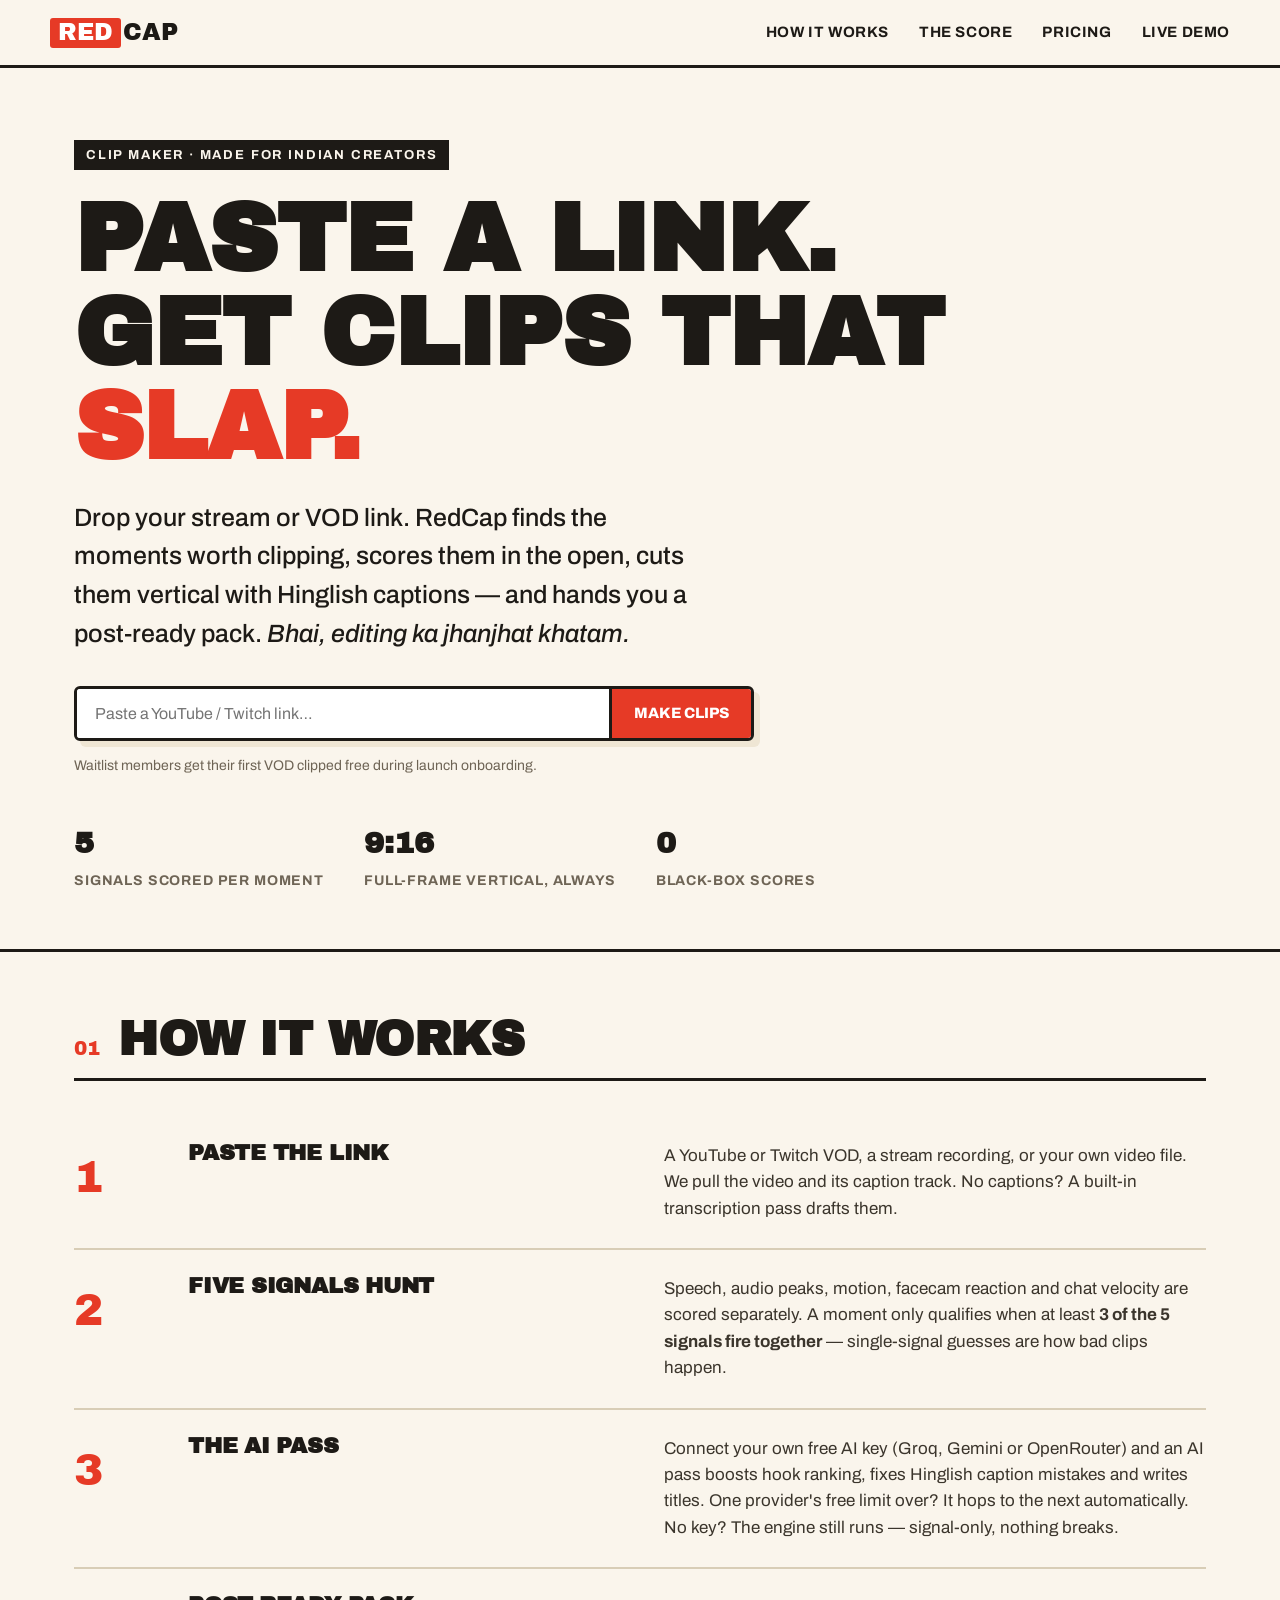
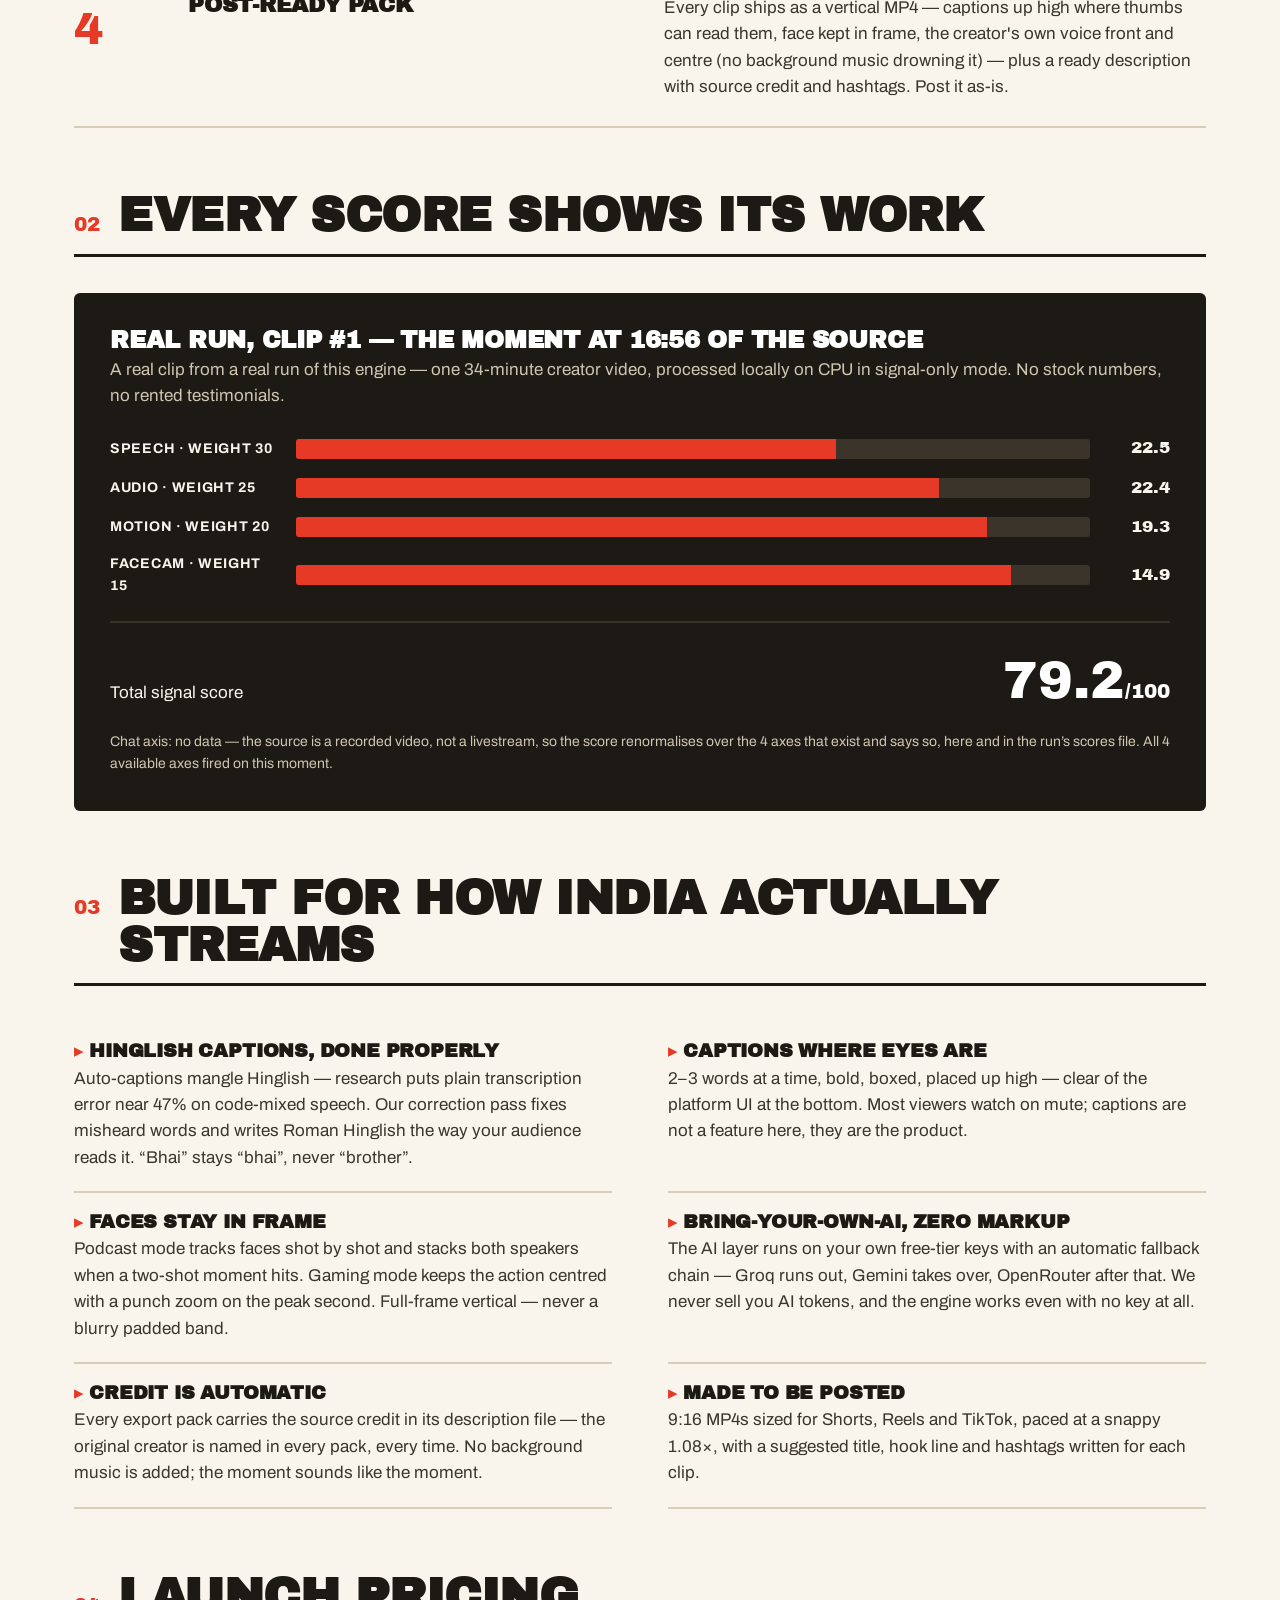
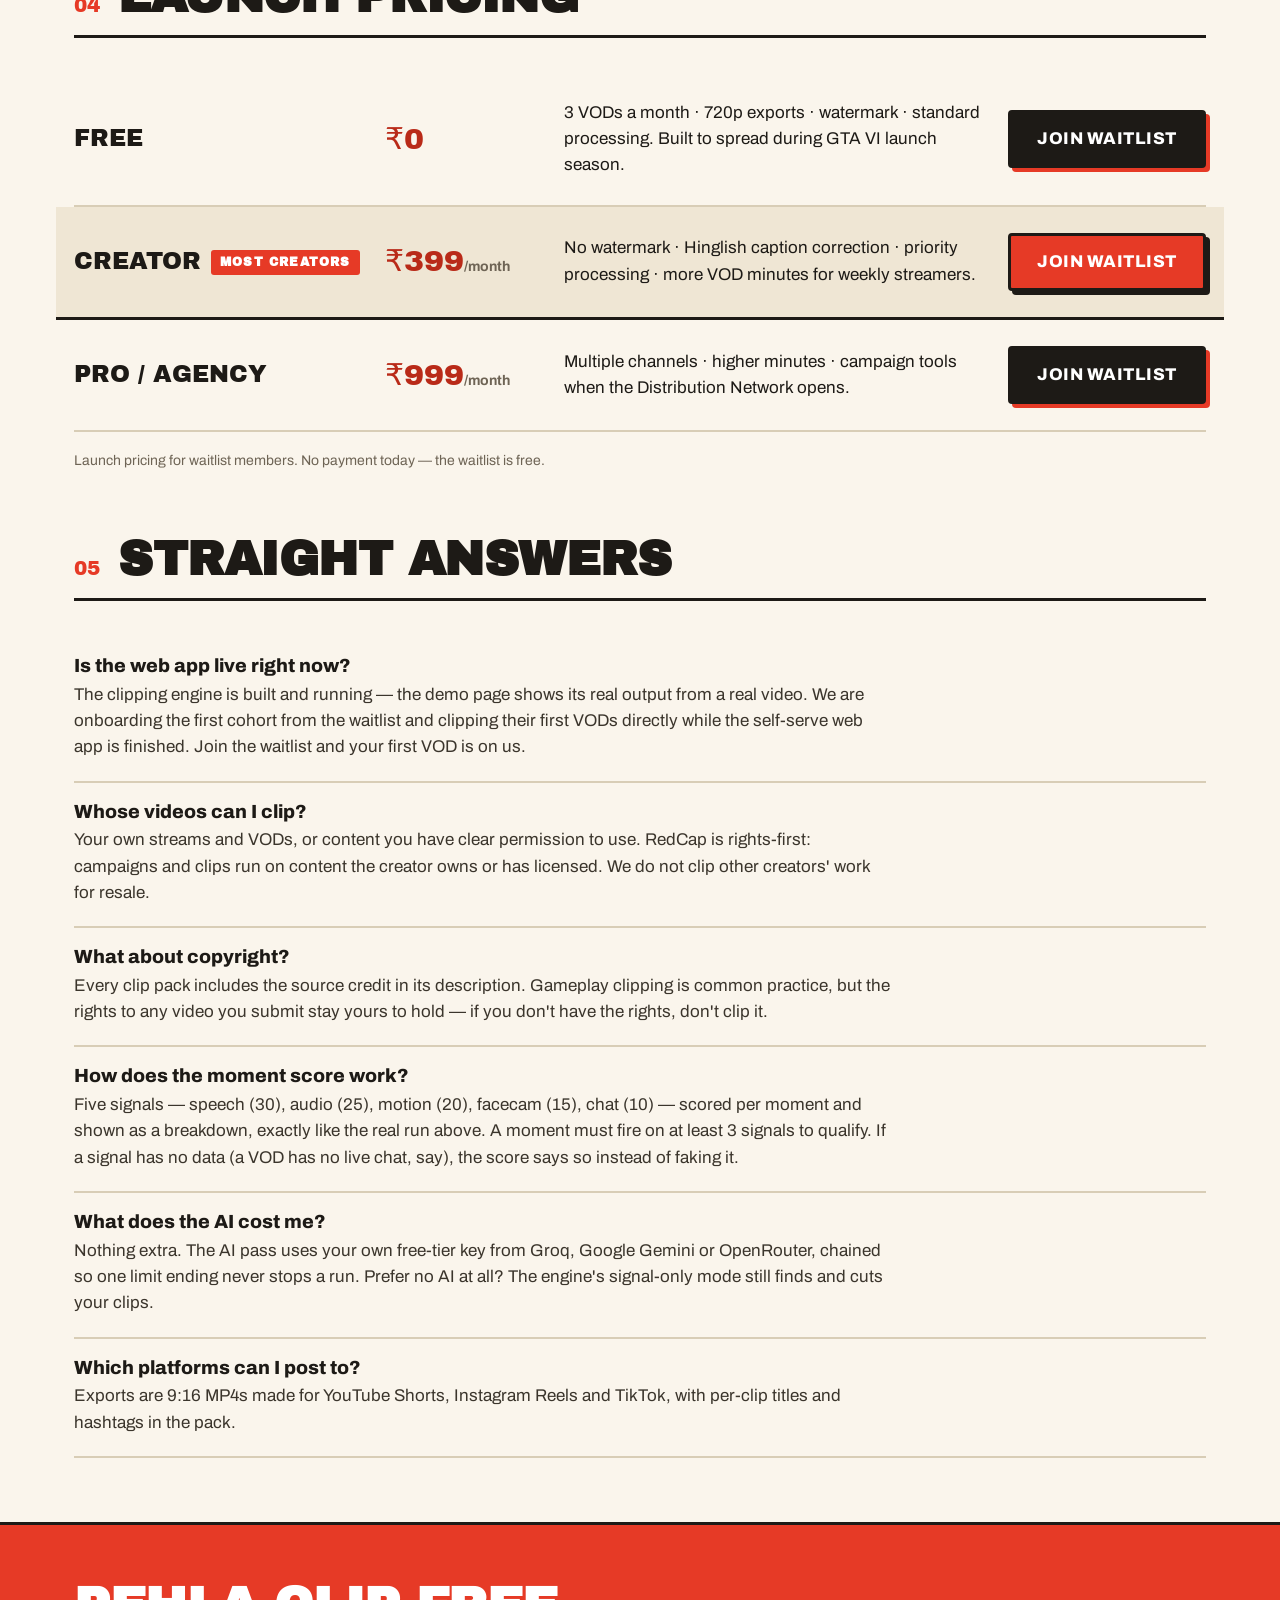
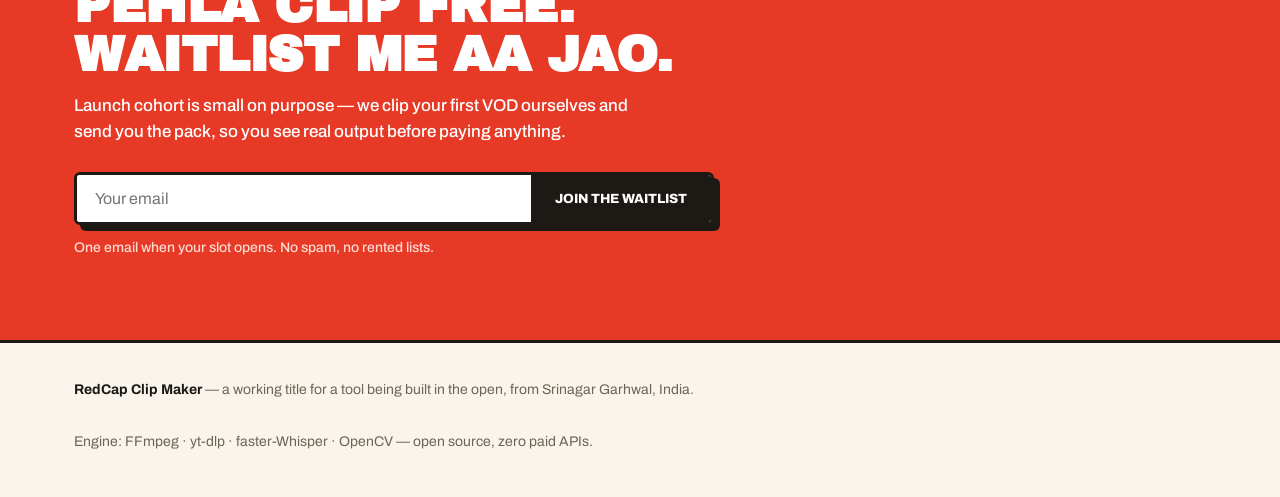
<file: index.html>
<!DOCTYPE html>
<html lang="en">
<head>
<meta charset="UTF-8">
<meta name="viewport" content="width=device-width, initial-scale=1.0">
<title>RedCap Clip Maker — Paste a link. Get ranked, captioned Shorts.</title>
<meta name="description" content="Clip maker built for Indian creators. Paste a stream or VOD link, get ranked vertical clips with Hinglish captions and a post-ready pack.">
<link rel="preconnect" href="https://fonts.googleapis.com">
<link href="https://fonts.googleapis.com/css2?family=Archivo:wght@400;500;700;800&family=Archivo+Black&display=swap" rel="stylesheet">
<link rel="stylesheet" href="style.css">
</head>
<body>

<header>
  <div class="wrap nav">
    <a class="logo" href="index.html"><span class="cap">Red</span>Cap</a>
    <nav>
      <a href="#how">How it works</a>
      <a href="#score">The score</a>
      <a href="#pricing">Pricing</a>
      <a href="demo.html">Live demo</a>
    </nav>
  </div>
</header>

<div class="hero">
  <div class="wrap">
    <span class="kicker">Clip Maker · Made for Indian creators</span>
    <h1>Paste a link.<br>Get clips that <span class="red">slap.</span></h1>
    <p class="lede">Drop your stream or VOD link. RedCap finds the moments worth
    clipping, scores them in the open, cuts them vertical with Hinglish captions —
    and hands you a post-ready pack. <em>Bhai, editing ka jhanjhat khatam.</em></p>
    <form class="linkmock" action="demo.html" method="get">
      <input type="url" name="v" placeholder="Paste a YouTube / Twitch link…" aria-label="Video link">
      <button type="submit">Make clips</button>
    </form>
    <p class="fineprint">Waitlist members get their first VOD clipped free during launch onboarding.</p>
    <div class="hero-stats">
      <div><b>5</b><span>signals scored per moment</span></div>
      <div><b>9:16</b><span>full-frame vertical, always</span></div>
      <div><b>0</b><span>black-box scores</span></div>
    </div>
  </div>
</div>

<section id="how">
  <div class="wrap">
    <div class="sec-head"><span class="no">01</span><h2>How it works</h2></div>
    <div class="step">
      <div class="n">1</div>
      <h3>Paste the link</h3>
      <p>A YouTube or Twitch VOD, a stream recording, or your own video file. We pull the
      video and its caption track. No captions? A built-in transcription pass drafts them.</p>
    </div>
    <div class="step">
      <div class="n">2</div>
      <h3>Five signals hunt</h3>
      <p>Speech, audio peaks, motion, facecam reaction and chat velocity are scored
      separately. A moment only qualifies when at least <b>3 of the 5 signals fire
      together</b> — single-signal guesses are how bad clips happen.</p>
    </div>
    <div class="step">
      <div class="n">3</div>
      <h3>The AI pass</h3>
      <p>Connect your own free AI key (Groq, Gemini or OpenRouter) and an AI pass boosts
      hook ranking, fixes Hinglish caption mistakes and writes titles. One provider's
      free limit over? It hops to the next automatically. No key? The engine still
      runs — signal-only, nothing breaks.</p>
    </div>
    <div class="step">
      <div class="n">4</div>
      <h3>Post-ready pack</h3>
      <p>Every clip ships as a vertical MP4 — captions up high where thumbs can read them,
      face kept in frame, the creator's own voice front and centre (no background music
      drowning it) — plus a ready description with source credit and hashtags. Post it as-is.</p>
    </div>
  </div>
</section>

<section id="score" style="padding-top:0">
  <div class="wrap">
    <div class="sec-head"><span class="no">02</span><h2>Every score shows its work</h2></div>
    <div class="scorebox">
      <h3>Real run, clip #1 — the moment at 16:56 of the source</h3>
      <p class="sub">A real clip from a real run of this engine — one 34-minute creator video, processed locally on CPU in signal-only mode. No stock numbers, no rented testimonials.</p>
      <div class="bar-row"><span class="lbl">Speech · weight 30</span><div class="bar"><i style="width:68%"></i></div><span class="pts">22.5</span></div>
      <div class="bar-row"><span class="lbl">Audio · weight 25</span><div class="bar"><i style="width:81%"></i></div><span class="pts">22.4</span></div>
      <div class="bar-row"><span class="lbl">Motion · weight 20</span><div class="bar"><i style="width:87%"></i></div><span class="pts">19.3</span></div>
      <div class="bar-row"><span class="lbl">Facecam · weight 15</span><div class="bar"><i style="width:90%"></i></div><span class="pts">14.9</span></div>
      <div class="score-total"><span>Total signal score</span><span class="big">79.2<small style="font-size:20px">/100</small></span></div>
      <p class="score-note">Chat axis: no data — the source is a recorded video, not a livestream, so the score renormalises over the 4 axes that exist and says so, here and in the run’s scores file. All 4 available axes fired on this moment.</p>
    </div>
  </div>
</section>

<section style="padding-top:0">
  <div class="wrap">
    <div class="sec-head"><span class="no">03</span><h2>Built for how India actually streams</h2></div>
    <div class="feat">
      <div>
        <h3>Hinglish captions, done properly</h3>
        <p>Auto-captions mangle Hinglish — research puts plain transcription error near
        47% on code-mixed speech. Our correction pass fixes misheard words and writes
        Roman Hinglish the way your audience reads it. “Bhai” stays “bhai”, never “brother”.</p>
      </div>
      <div>
        <h3>Captions where eyes are</h3>
        <p>2–3 words at a time, bold, boxed, placed up high — clear of the platform UI
        at the bottom. Most viewers watch on mute; captions are not a feature here,
        they are the product.</p>
      </div>
      <div>
        <h3>Faces stay in frame</h3>
        <p>Podcast mode tracks faces shot by shot and stacks both speakers when a
        two-shot moment hits. Gaming mode keeps the action centred with a punch zoom
        on the peak second. Full-frame vertical — never a blurry padded band.</p>
      </div>
      <div>
        <h3>Bring-your-own-AI, zero markup</h3>
        <p>The AI layer runs on your own free-tier keys with an automatic fallback
        chain — Groq runs out, Gemini takes over, OpenRouter after that. We never
        sell you AI tokens, and the engine works even with no key at all.</p>
      </div>
      <div>
        <h3>Credit is automatic</h3>
        <p>Every export pack carries the source credit in its description file —
        the original creator is named in every pack, every time. No background
        music is added; the moment sounds like the moment.</p>
      </div>
      <div>
        <h3>Made to be posted</h3>
        <p>9:16 MP4s sized for Shorts, Reels and TikTok, paced at a snappy 1.08×,
        with a suggested title, hook line and hashtags written for each clip.</p>
      </div>
    </div>
  </div>
</section>

<section id="pricing" style="padding-top:0">
  <div class="wrap">
    <div class="sec-head"><span class="no">04</span><h2>Launch pricing</h2></div>
    <div class="price-row">
      <span class="plan">Free</span>
      <span class="amt">₹0</span>
      <p>3 VODs a month · 720p exports · watermark · standard processing. Built to spread during GTA VI launch season.</p>
      <a class="btn dark" href="#waitlist">Join waitlist</a>
    </div>
    <div class="price-row hot">
      <span class="plan">Creator<span class="tag">Most creators</span></span>
      <span class="amt">₹399<small>/month</small></span>
      <p>No watermark · Hinglish caption correction · priority processing · more VOD minutes for weekly streamers.</p>
      <a class="btn" href="#waitlist">Join waitlist</a>
    </div>
    <div class="price-row">
      <span class="plan">Pro / Agency</span>
      <span class="amt">₹999<small>/month</small></span>
      <p>Multiple channels · higher minutes · campaign tools when the Distribution Network opens.</p>
      <a class="btn dark" href="#waitlist">Join waitlist</a>
    </div>
    <p style="margin-top:18px;color:var(--muted);font-size:14px">Launch pricing for waitlist members. No payment today — the waitlist is free.</p>
  </div>
</section>

<section style="padding-top:0">
  <div class="wrap">
    <div class="sec-head"><span class="no">05</span><h2>Straight answers</h2></div>
    <div class="faq">
      <div>
        <h3>Is the web app live right now?</h3>
        <p>The clipping engine is built and running — the demo page shows its real output
        from a real video. We are onboarding the first cohort from the waitlist and
        clipping their first VODs directly while the self-serve web app is finished.
        Join the waitlist and your first VOD is on us.</p>
      </div>
      <div>
        <h3>Whose videos can I clip?</h3>
        <p>Your own streams and VODs, or content you have clear permission to use.
        RedCap is rights-first: campaigns and clips run on content the creator owns
        or has licensed. We do not clip other creators' work for resale.</p>
      </div>
      <div>
        <h3>What about copyright?</h3>
        <p>Every clip pack includes the source credit in its description.
        Gameplay clipping is common practice, but the
        rights to any video you submit stay yours to hold — if you don't have the
        rights, don't clip it.</p>
      </div>
      <div>
        <h3>How does the moment score work?</h3>
        <p>Five signals — speech (30), audio (25), motion (20), facecam (15), chat (10) —
        scored per moment and shown as a breakdown, exactly like the real run above.
        A moment must fire on at least 3 signals to qualify. If a signal has no data
        (a VOD has no live chat, say), the score says so instead of faking it.</p>
      </div>
      <div>
        <h3>What does the AI cost me?</h3>
        <p>Nothing extra. The AI pass uses your own free-tier key from Groq, Google
        Gemini or OpenRouter, chained so one limit ending never stops a run. Prefer
        no AI at all? The engine's signal-only mode still finds and cuts your clips.</p>
      </div>
      <div>
        <h3>Which platforms can I post to?</h3>
        <p>Exports are 9:16 MP4s made for YouTube Shorts, Instagram Reels and TikTok,
        with per-clip titles and hashtags in the pack.</p>
      </div>
    </div>
  </div>
</section>

<div class="waitlist" id="waitlist">
  <div class="wrap" style="padding-top:56px;padding-bottom:56px">
    <h2>Pehla clip free.<br>Waitlist me aa jao.</h2>
    <p>Launch cohort is small on purpose — we clip your first VOD ourselves and send
    you the pack, so you see real output before paying anything.</p>
    <!-- WAITLIST FORM ENDPOINT: the action URL below is a PLACEHOLDER.
         Before launch, replace https://formspree.io/f/YOUR_FORM_ID with the
         real free form endpoint (Formspree free tier or a Google Form URL).
         See README.md → Deploy. Nothing else on the page needs to change. -->
    <form name="waitlist" method="POST" action="https://formspree.io/f/YOUR_FORM_ID">
      <input type="email" name="email" required placeholder="Your email" aria-label="Email">
      <button type="submit">Join the waitlist</button>
    </form>
    <p class="fineprint">One email when your slot opens. No spam, no rented lists.</p>
  </div>
</div>

<footer>
  <div class="wrap cols">
    <div><b>RedCap Clip Maker</b> — a working title for a tool being built in the open, from Srinagar Garhwal, India.</div>
    <div>Engine: FFmpeg · yt-dlp · faster-Whisper · OpenCV — open source, zero paid APIs.</div>
  </div>
</footer>

</body>
</html>
</file>
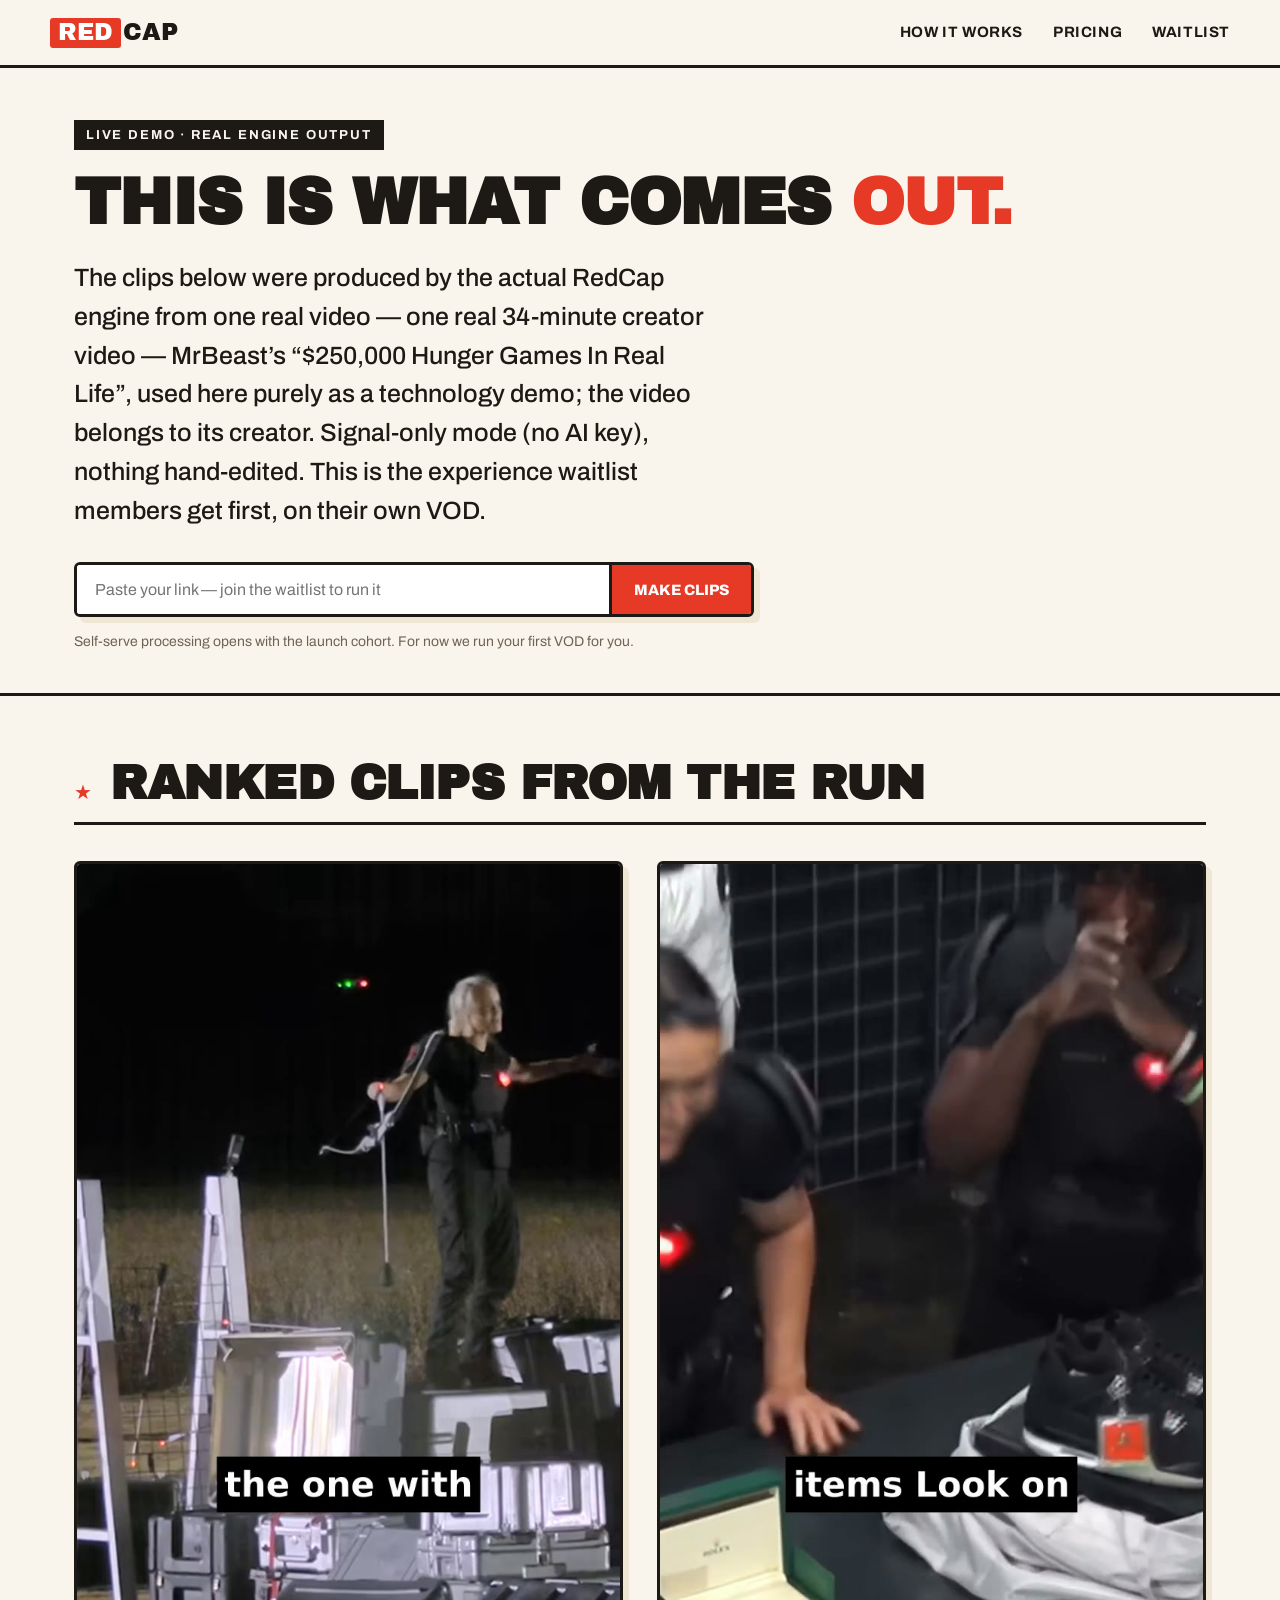
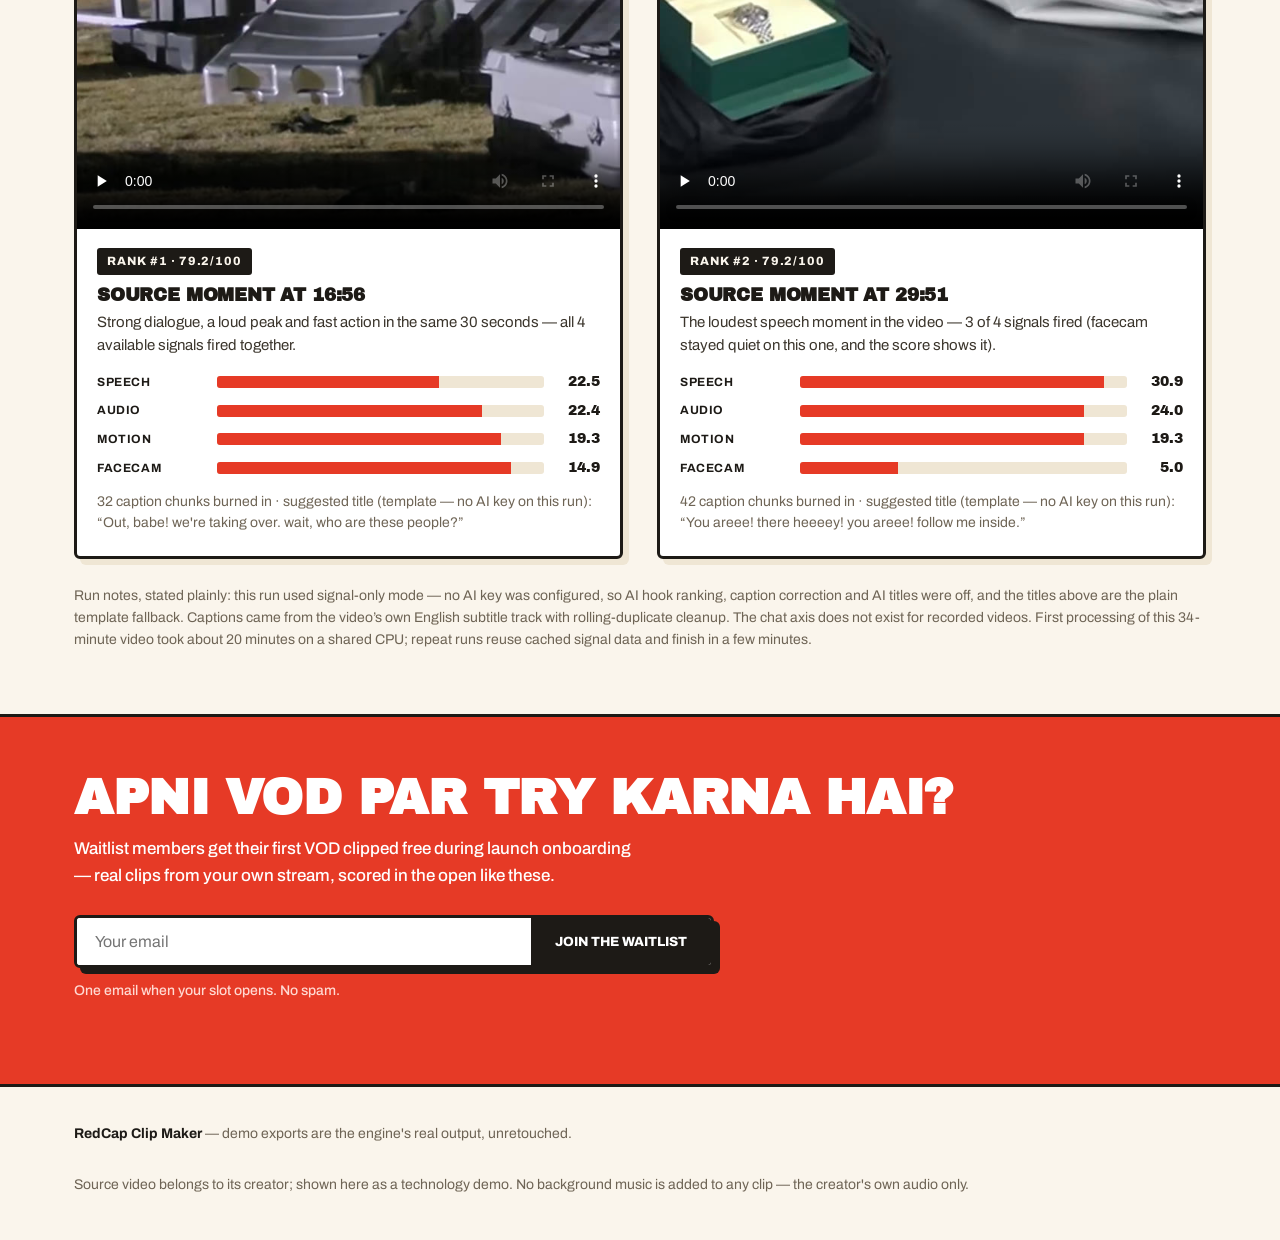
<file: demo.html>
<!DOCTYPE html>
<html lang="en">
<head>
<meta charset="UTF-8">
<meta name="viewport" content="width=device-width, initial-scale=1.0">
<title>Live demo — RedCap Clip Maker</title>
<meta name="description" content="Real output from the RedCap clipping engine: a real video in, ranked vertical clips out, every score shown.">
<link rel="preconnect" href="https://fonts.googleapis.com">
<link href="https://fonts.googleapis.com/css2?family=Archivo:wght@400;500;700;800&family=Archivo+Black&display=swap" rel="stylesheet">
<link rel="stylesheet" href="style.css">
</head>
<body>

<header>
  <div class="wrap nav">
    <a class="logo" href="index.html"><span class="cap">Red</span>Cap</a>
    <nav>
      <a href="index.html#how">How it works</a>
      <a href="index.html#pricing">Pricing</a>
      <a href="index.html#waitlist">Waitlist</a>
    </nav>
  </div>
</header>

<div class="hero" style="padding:52px 0 40px">
  <div class="wrap">
    <span class="kicker">Live demo · Real engine output</span>
    <h1 style="font-size:clamp(36px,5.5vw,64px)">This is what comes <span class="red">out.</span></h1>
    <p class="lede">The clips below were produced by the actual RedCap engine from one real
    video — one real 34-minute creator video — MrBeast’s “$250,000 Hunger Games In Real Life”, used here purely as a technology demo; the video belongs to its creator. Signal-only mode (no AI key), nothing hand-edited.
    This is the experience waitlist members get first, on their own VOD.</p>
    <form class="linkmock" onsubmit="document.getElementById('wl').scrollIntoView({behavior:'smooth'});return false;">
      <input type="url" placeholder="Paste your link — join the waitlist to run it" aria-label="Video link">
      <button type="submit">Make clips</button>
    </form>
    <p class="fineprint">Self-serve processing opens with the launch cohort. For now we run your first VOD for you.</p>
  </div>
</div>

<section>
  <div class="wrap">
    <div class="sec-head"><span class="no">★</span><h2>Ranked clips from the run</h2></div>
    <div class="demo-grid">
      <div class="clip">
        <video controls preload="none" poster="demo/clip_01.jpg" src="demo/clip_01.mp4"></video>
        <div class="meta">
          <span class="badge">Rank #1 · 79.2/100</span>
          <h3>Source moment at 16:56</h3>
          <p>Strong dialogue, a loud peak and fast action in the same 30 seconds —
          all 4 available signals fired together.</p>
          <div class="mini-bars">
            <div class="bar-row"><span class="lbl">Speech</span><div class="bar"><i style="width:68%"></i></div><span class="pts">22.5</span></div>
            <div class="bar-row"><span class="lbl">Audio</span><div class="bar"><i style="width:81%"></i></div><span class="pts">22.4</span></div>
            <div class="bar-row"><span class="lbl">Motion</span><div class="bar"><i style="width:87%"></i></div><span class="pts">19.3</span></div>
            <div class="bar-row"><span class="lbl">Facecam</span><div class="bar"><i style="width:90%"></i></div><span class="pts">14.9</span></div>
          </div>
          <p style="margin-top:12px;font-size:14px;color:var(--muted)">32 caption chunks burned in ·
          suggested title (template — no AI key on this run): “Out, babe! we're taking over.
          wait, who are these people?”</p>
        </div>
      </div>
      <div class="clip">
        <video controls preload="none" poster="demo/clip_02.jpg" src="demo/clip_02.mp4"></video>
        <div class="meta">
          <span class="badge">Rank #2 · 79.2/100</span>
          <h3>Source moment at 29:51</h3>
          <p>The loudest speech moment in the video — 3 of 4 signals fired
          (facecam stayed quiet on this one, and the score shows it).</p>
          <div class="mini-bars">
            <div class="bar-row"><span class="lbl">Speech</span><div class="bar"><i style="width:93%"></i></div><span class="pts">30.9</span></div>
            <div class="bar-row"><span class="lbl">Audio</span><div class="bar"><i style="width:87%"></i></div><span class="pts">24.0</span></div>
            <div class="bar-row"><span class="lbl">Motion</span><div class="bar"><i style="width:87%"></i></div><span class="pts">19.3</span></div>
            <div class="bar-row"><span class="lbl">Facecam</span><div class="bar"><i style="width:30%"></i></div><span class="pts">5.0</span></div>
          </div>
          <p style="margin-top:12px;font-size:14px;color:var(--muted)">42 caption chunks burned in ·
          suggested title (template — no AI key on this run): “You areee! there heeeey!
          you areee! follow me inside.”</p>
        </div>
      </div>
    </div>
    <p style="margin-top:26px;color:var(--muted);font-size:14px">Run notes, stated plainly: this run used signal-only mode — no AI key was configured, so AI hook ranking, caption correction and AI titles were off, and the titles above are the plain template fallback. Captions came from the video’s own English subtitle track with rolling-duplicate cleanup. The chat axis does not exist for recorded videos. First processing of this 34-minute video took about 20 minutes on a shared CPU; repeat runs reuse cached signal data and finish in a few minutes.</p>
  </div>
</section>

<div class="waitlist" id="wl">
  <div class="wrap" style="padding-top:56px;padding-bottom:56px">
    <h2>Apni VOD par try karna hai?</h2>
    <p>Waitlist members get their first VOD clipped free during launch onboarding —
    real clips from your own stream, scored in the open like these.</p>
    <!-- WAITLIST FORM ENDPOINT: PLACEHOLDER — replace
         https://formspree.io/f/YOUR_FORM_ID with the real free form endpoint
         before launch (same URL as index.html). See README.md → Deploy. -->
    <form name="waitlist" method="POST" action="https://formspree.io/f/YOUR_FORM_ID">
      <input type="email" name="email" required placeholder="Your email" aria-label="Email">
      <button type="submit">Join the waitlist</button>
    </form>
    <p class="fineprint">One email when your slot opens. No spam.</p>
  </div>
</div>

<footer>
  <div class="wrap cols">
    <div><b>RedCap Clip Maker</b> — demo exports are the engine's real output, unretouched.</div>
    <div>Source video belongs to its creator; shown here as a technology demo.
    No background music is added to any clip — the creator's own audio only.</div>
  </div>
</footer>

</body>
</html>
</file>
<file: style.css>
/* RedCap Clip Maker — paper, ink, one signal red. No gradients, no card grids. */
:root{
  --paper:#FAF5EC;
  --ink:#1D1A16;
  --red:#E63A26;
  --red-dark:#B92A18;
  --sand:#EFE6D4;
  --line:#D8CDB6;
  --muted:#6E6455;
}
*{margin:0;padding:0;box-sizing:border-box}
html{scroll-behavior:smooth}
body{background:var(--paper);color:var(--ink);font-family:"Archivo",system-ui,sans-serif;font-size:17px;line-height:1.55}
h1,h2,h3,.display{font-family:"Archivo Black","Archivo",system-ui,sans-serif;line-height:.98;letter-spacing:-.01em;text-transform:uppercase}
a{color:var(--red-dark)}
.wrap{max-width:1180px;margin:0 auto;padding:0 24px}

/* header */
header{border-bottom:3px solid var(--ink);position:sticky;top:0;background:var(--paper);z-index:10}
.nav{display:flex;justify-content:space-between;align-items:center;padding:14px 0}
.logo{font-family:"Archivo Black",sans-serif;font-size:24px;text-transform:uppercase;text-decoration:none;color:var(--ink)}
.logo .cap{background:var(--red);color:#fff;padding:1px 8px 3px;border-radius:3px;margin-right:2px}
.nav nav a{color:var(--ink);text-decoration:none;font-weight:700;margin-left:26px;font-size:15px;text-transform:uppercase;letter-spacing:.04em}
.nav nav a:hover{color:var(--red)}
.btn{display:inline-block;background:var(--red);color:#fff;font-weight:800;text-transform:uppercase;letter-spacing:.03em;padding:13px 26px;border-radius:4px;text-decoration:none;border:3px solid var(--ink);box-shadow:4px 4px 0 var(--ink);transition:transform .08s,box-shadow .08s}
.btn:hover{transform:translate(2px,2px);box-shadow:2px 2px 0 var(--ink)}
.btn.dark{background:var(--ink);box-shadow:4px 4px 0 var(--red)}

/* hero */
.hero{padding:72px 0 56px;border-bottom:3px solid var(--ink)}
.kicker{display:inline-block;background:var(--ink);color:var(--paper);font-weight:700;font-size:13px;letter-spacing:.14em;text-transform:uppercase;padding:5px 12px;margin-bottom:22px}
.hero h1{font-size:clamp(44px,7.5vw,96px)}
.hero h1 .red{color:var(--red)}
.hero p.lede{font-size:clamp(19px,2.4vw,25px);max-width:640px;margin:24px 0 32px;font-weight:500}
.linkmock{display:flex;max-width:680px;border:3px solid var(--ink);border-radius:6px;overflow:hidden;background:#fff;box-shadow:6px 6px 0 var(--sand)}
.linkmock input{flex:1;border:0;padding:16px 18px;font-size:16px;font-family:inherit;min-width:0}
.linkmock input:focus{outline:none}
.linkmock button{background:var(--red);color:#fff;border:0;border-left:3px solid var(--ink);font-family:inherit;font-weight:800;text-transform:uppercase;padding:0 22px;cursor:pointer;font-size:15px}
.hero .fineprint{margin-top:14px;color:var(--muted);font-size:14px}
.hero-stats{display:flex;gap:40px;flex-wrap:wrap;margin-top:44px}
.hero-stats div b{display:block;font-family:"Archivo Black",sans-serif;font-size:30px}
.hero-stats div span{color:var(--muted);font-size:14px;text-transform:uppercase;letter-spacing:.06em;font-weight:700}

/* sections */
section{padding:64px 0}
.sec-head{display:flex;align-items:baseline;gap:18px;border-bottom:3px solid var(--ink);padding-bottom:14px;margin-bottom:36px}
.sec-head .no{font-family:"Archivo Black",sans-serif;color:var(--red);font-size:20px}
.sec-head h2{font-size:clamp(30px,4.5vw,48px)}

/* steps — editorial numbered rows, not cards */
.step{display:grid;grid-template-columns:90px 1fr 1.2fr;gap:24px;padding:26px 0;border-bottom:2px solid var(--line);align-items:start}
.step .n{font-family:"Archivo Black",sans-serif;font-size:44px;color:var(--red)}
.step h3{font-size:22px;margin-bottom:6px}
.step p{color:#3B352C}
@media(max-width:760px){.step{grid-template-columns:56px 1fr}.step p{grid-column:2}}

/* score visual */
.scorebox{background:var(--ink);color:var(--paper);padding:36px;border-radius:6px}
.scorebox h3{color:#fff;font-size:24px;margin-bottom:4px}
.scorebox .sub{color:#CFC6B2;margin-bottom:26px}
.bar-row{display:grid;grid-template-columns:170px 1fr 64px;gap:16px;align-items:center;margin:13px 0}
.bar-row .lbl{font-weight:700;text-transform:uppercase;font-size:14px;letter-spacing:.05em}
.bar{height:20px;background:#3A342A;border-radius:3px;overflow:hidden}
.bar i{display:block;height:100%;background:var(--red)}
.bar-row .pts{font-family:"Archivo Black",sans-serif;text-align:right}
.score-total{display:flex;justify-content:space-between;align-items:baseline;border-top:2px solid #3A342A;margin-top:24px;padding-top:18px}
.score-total .big{font-family:"Archivo Black",sans-serif;font-size:52px;color:#fff}
.score-note{color:#CFC6B2;font-size:14px;margin-top:10px}

/* features — two editorial columns with ruled list */
.feat{display:grid;grid-template-columns:1fr 1fr;gap:0 56px}
.feat div{padding:20px 0;border-bottom:2px solid var(--line)}
.feat h3{font-size:19px;margin-bottom:5px}
.feat h3::before{content:"▸ ";color:var(--red)}
.feat p{color:#3B352C}
@media(max-width:760px){.feat{grid-template-columns:1fr}}

/* pricing — ruled table rows */
.price-row{display:grid;grid-template-columns:1.1fr .6fr 1.6fr auto;gap:20px;align-items:center;padding:26px 0;border-bottom:2px solid var(--line)}
.price-row .plan{font-family:"Archivo Black",sans-serif;font-size:24px;text-transform:uppercase}
.price-row .amt{font-family:"Archivo Black",sans-serif;font-size:30px;color:var(--red-dark)}
.price-row .amt small{font-size:14px;color:var(--muted);font-family:"Archivo",sans-serif;font-weight:700}
.price-row.hot{background:var(--sand);margin:0 -18px;padding-left:18px;padding-right:18px;border-bottom:3px solid var(--ink)}
.tag{display:inline-block;background:var(--red);color:#fff;font-size:12px;font-weight:800;letter-spacing:.1em;padding:3px 9px;text-transform:uppercase;border-radius:3px;vertical-align:middle;margin-left:10px}
@media(max-width:820px){.price-row{grid-template-columns:1fr 1fr}.price-row p{grid-column:1/-1}}

/* faq */
.faq div{padding:20px 0;border-bottom:2px solid var(--line)}
.faq h3{font-size:19px;text-transform:none;font-family:"Archivo",sans-serif;font-weight:800;letter-spacing:0;margin-bottom:6px}
.faq p{color:#3B352C;max-width:820px}

/* waitlist */
.waitlist{background:var(--red);color:#fff;border-top:3px solid var(--ink);border-bottom:3px solid var(--ink)}
.waitlist h2{color:#fff;font-size:clamp(30px,4.5vw,50px)}
.waitlist p{max-width:560px;margin:14px 0 26px;font-weight:500}
.waitlist form{display:flex;gap:0;max-width:640px;border:3px solid var(--ink);border-radius:6px;overflow:hidden;background:#fff;box-shadow:6px 6px 0 var(--ink)}
.waitlist input{flex:1;border:0;padding:15px 18px;font-size:16px;font-family:inherit;min-width:0}
.waitlist input:focus{outline:none}
.waitlist button{background:var(--ink);color:#fff;border:0;font-family:inherit;font-weight:800;text-transform:uppercase;padding:0 24px;cursor:pointer}
.waitlist .fineprint{color:#FFD9D2;font-size:14px;margin-top:12px}

footer{padding:36px 0 44px;color:var(--muted);font-size:14px}
footer .cols{display:flex;justify-content:space-between;gap:30px;flex-wrap:wrap}
footer b{color:var(--ink)}

/* demo page */
.demo-grid{display:grid;grid-template-columns:repeat(auto-fit,minmax(300px,1fr));gap:34px}
.clip{background:#fff;border:3px solid var(--ink);border-radius:6px;overflow:hidden;box-shadow:6px 6px 0 var(--sand)}
.clip video{width:100%;display:block;background:#000;aspect-ratio:9/16;object-fit:cover}
.clip .meta{padding:18px 20px 22px}
.clip .meta h3{font-size:18px;margin-bottom:6px}
.clip .meta p{font-size:15px;color:#3B352C}
.clip .mini-bars{margin-top:14px}
.clip .mini-bars .bar-row{grid-template-columns:104px 1fr 40px;margin:7px 0}
.clip .mini-bars .bar{height:12px;background:var(--sand)}
.clip .mini-bars .bar i{background:var(--red)}
.clip .mini-bars .lbl{font-size:12px}
.clip .mini-bars .pts{font-size:14px}
.badge{display:inline-block;background:var(--ink);color:var(--paper);font-size:12px;font-weight:800;letter-spacing:.08em;text-transform:uppercase;padding:4px 10px;border-radius:3px;margin-bottom:12px}
</file>
